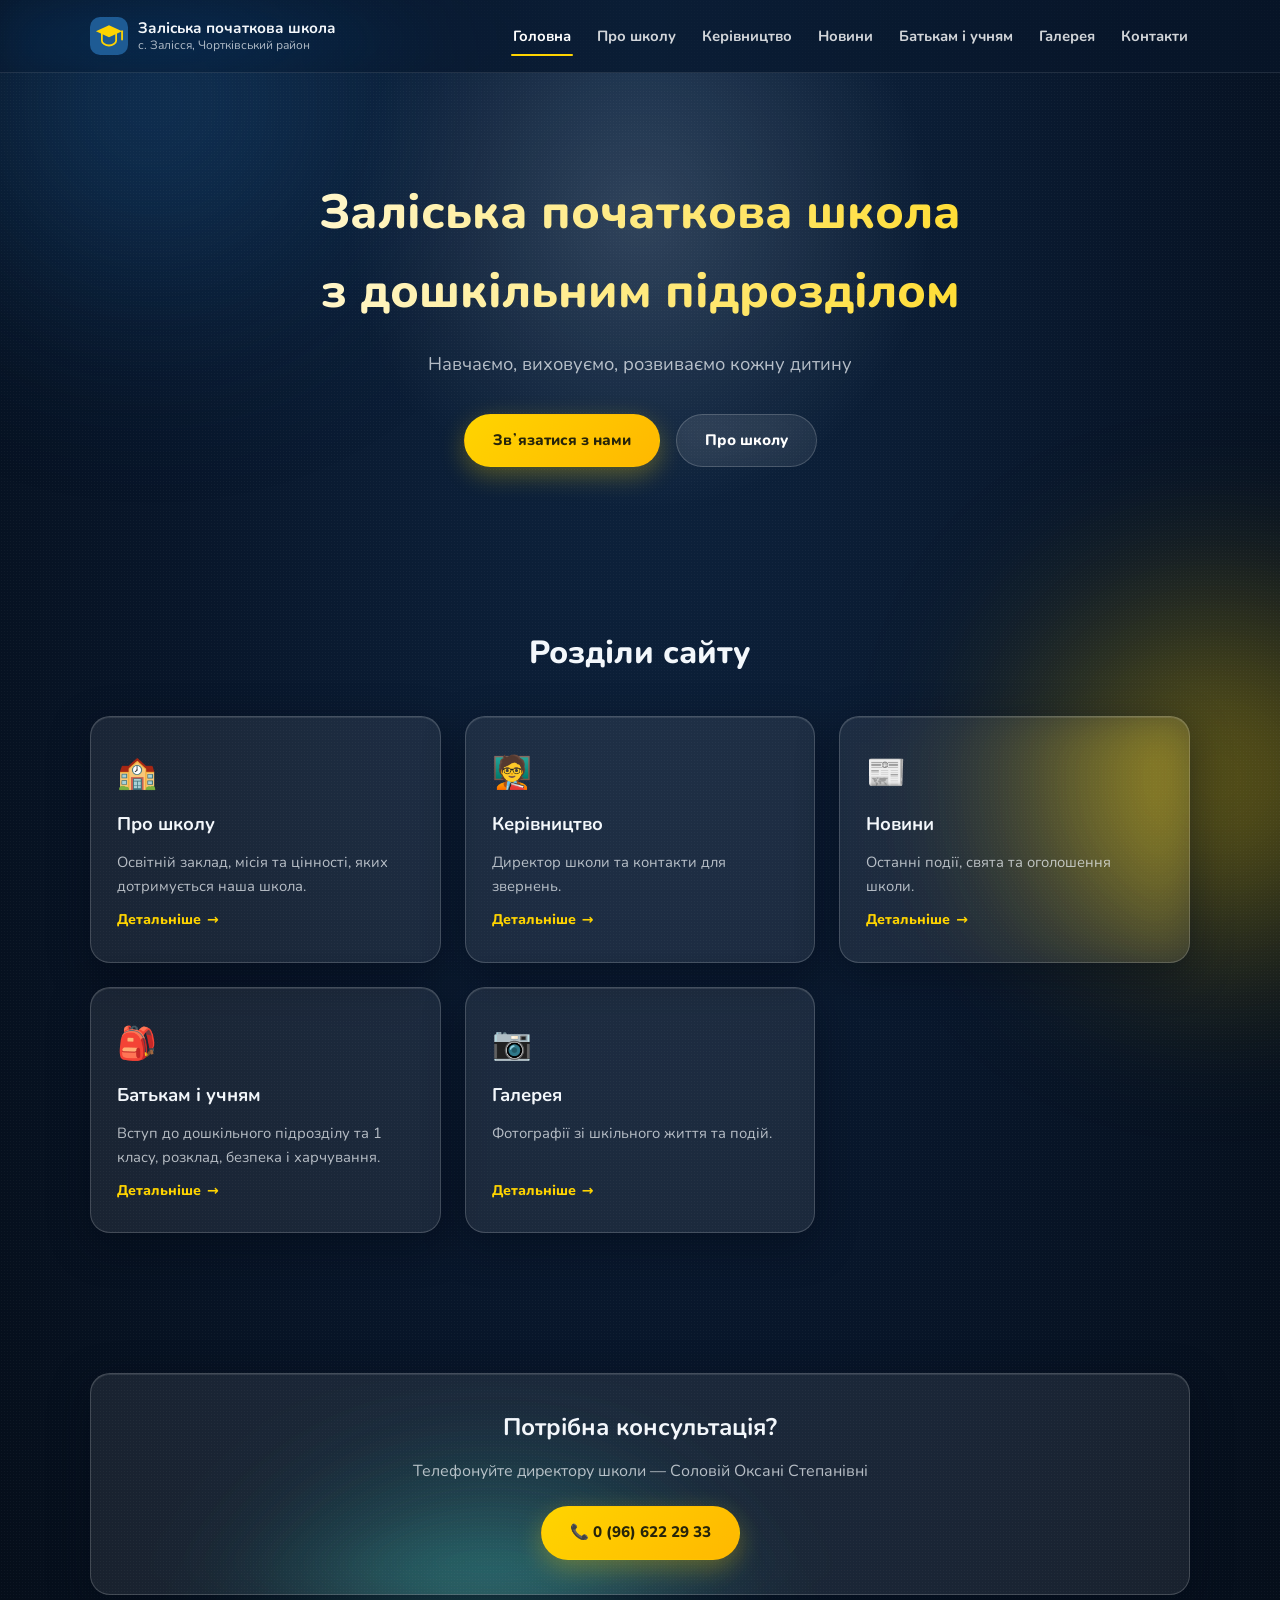
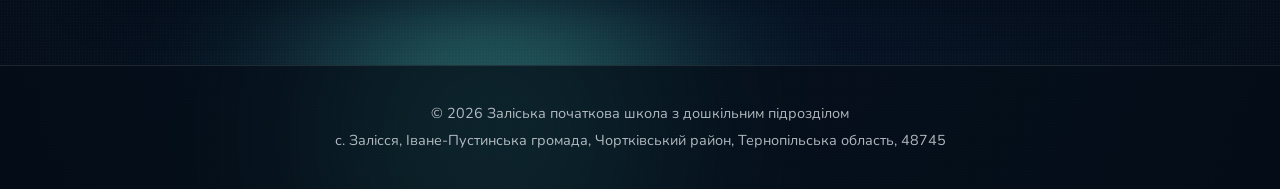
<file: index.html>
<!DOCTYPE html>
<html lang="uk">
<head>
<meta charset="UTF-8">
<meta name="viewport" content="width=device-width, initial-scale=1.0">
<title>Заліська початкова школа з дошкільним підрозділом</title>
<meta name="description" content="Офіційний сайт Заліської початкової школи з дошкільним підрозділом, с. Залісся, Іване-Пустинська громада, Чортківський район, Тернопільська область.">
<link rel="icon" type="image/svg+xml" href="assets/favicon.svg">
<link rel="preconnect" href="https://fonts.googleapis.com">
<link rel="preconnect" href="https://fonts.gstatic.com" crossorigin>
<link href="https://fonts.googleapis.com/css2?family=Nunito:wght@400;600;700;800&display=swap" rel="stylesheet">
<link rel="stylesheet" href="css/style.css">
</head>
<body>

<div class="bg-blobs" aria-hidden="true">
  <div class="blob blob-1"></div>
  <div class="blob blob-2"></div>
  <div class="blob blob-3"></div>
</div>
<div class="grain" aria-hidden="true"></div>

<header class="site-header" id="top">
  <div class="container header-inner">
    <a class="brand" href="index.html">
      <img src="assets/favicon.svg" alt="" class="brand-logo">
      <span class="brand-text">
        <strong>Заліська початкова школа</strong>
        <small>с. Залісся, Чортківський район</small>
      </span>
    </a>

    <button class="nav-toggle" id="navToggle" aria-label="Відкрити меню" aria-expanded="false" aria-controls="mainNav">
      <span></span><span></span><span></span>
    </button>

    <nav class="main-nav" id="mainNav">
      <a href="index.html">Головна</a>
      <a href="pro-shkolu.html">Про школу</a>
      <a href="kerivnytstvo.html">Керівництво</a>
      <a href="novyny.html">Новини</a>
      <a href="batky-uchni.html">Батькам і учням</a>
      <a href="galereya.html">Галерея</a>
      <a href="kontakty.html">Контакти</a>
    </nav>
  </div>
</header>

<main>

  <section class="hero">
    <div class="container hero-inner">
      <h1>Заліська початкова школа<br>з дошкільним підрозділом</h1>
      <p class="hero-subtitle">Навчаємо, виховуємо, розвиваємо кожну дитину</p>
      <div class="hero-actions">
        <a href="kontakty.html" class="btn btn-primary">Звʼязатися з нами</a>
        <a href="pro-shkolu.html" class="btn btn-outline">Про школу</a>
      </div>
    </div>
  </section>

  <section class="section">
    <div class="container">
      <h2 class="section-title reveal">Розділи сайту</h2>
      <div class="highlight-grid">

        <a class="highlight-card glass glass-hover reveal" style="--i:0" href="pro-shkolu.html">
          <span class="highlight-icon">🏫</span>
          <h3>Про школу</h3>
          <p>Освітній заклад, місія та цінності, яких дотримується наша школа.</p>
          <span class="highlight-link">Детальніше <span>→</span></span>
        </a>

        <a class="highlight-card glass glass-hover reveal" style="--i:1" href="kerivnytstvo.html">
          <span class="highlight-icon">🧑‍🏫</span>
          <h3>Керівництво</h3>
          <p>Директор школи та контакти для звернень.</p>
          <span class="highlight-link">Детальніше <span>→</span></span>
        </a>

        <a class="highlight-card glass glass-hover reveal" style="--i:2" href="novyny.html">
          <span class="highlight-icon">📰</span>
          <h3>Новини</h3>
          <p>Останні події, свята та оголошення школи.</p>
          <span class="highlight-link">Детальніше <span>→</span></span>
        </a>

        <a class="highlight-card glass glass-hover reveal" style="--i:3" href="batky-uchni.html">
          <span class="highlight-icon">🎒</span>
          <h3>Батькам і учням</h3>
          <p>Вступ до дошкільного підрозділу та 1 класу, розклад, безпека і харчування.</p>
          <span class="highlight-link">Детальніше <span>→</span></span>
        </a>

        <a class="highlight-card glass glass-hover reveal" style="--i:4" href="galereya.html">
          <span class="highlight-icon">📷</span>
          <h3>Галерея</h3>
          <p>Фотографії зі шкільного життя та подій.</p>
          <span class="highlight-link">Детальніше <span>→</span></span>
        </a>

      </div>
    </div>
  </section>

  <section class="section">
    <div class="container">
      <div class="glass reveal" style="padding: 34px; text-align:center;">
        <h2 style="margin:0 0 10px;">Потрібна консультація?</h2>
        <p style="color:var(--color-text-muted); margin:0 0 22px;">
          Телефонуйте директору школи — Соловій Оксані Степанівні
        </p>
        <a class="btn btn-primary" href="tel:+380966222933">📞 0 (96) 622 29 33</a>
      </div>
    </div>
  </section>

</main>

<footer class="site-footer">
  <div class="container footer-inner">
    <p>© <span id="year"></span> Заліська початкова школа з дошкільним підрозділом</p>
    <p>с. Залісся, Іване-Пустинська громада, Чортківський район, Тернопільська область, 48745</p>
  </div>
</footer>

<a href="#top" id="toTop" class="glass to-top" aria-label="Прокрутити нагору">↑</a>

<script src="js/main.js"></script>
</body>
</html>
</file>
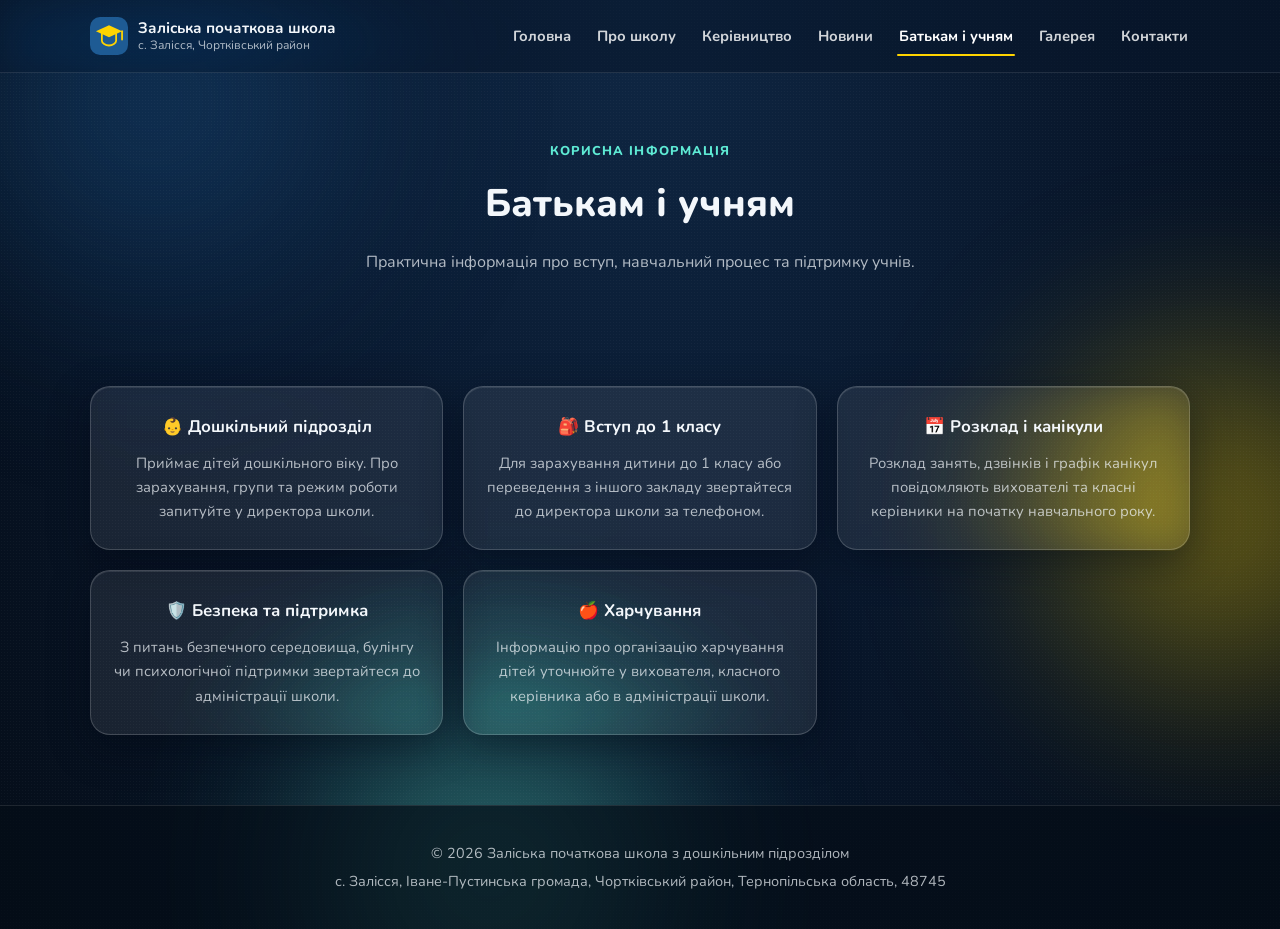
<file: batky-uchni.html>
<!DOCTYPE html>
<html lang="uk">
<head>
<meta charset="UTF-8">
<meta name="viewport" content="width=device-width, initial-scale=1.0">
<title>Батькам і учням — Заліська початкова школа з дошкільним підрозділом</title>
<meta name="description" content="Практична інформація для батьків та учнів Заліської початкової школи з дошкільним підрозділом.">
<link rel="icon" type="image/svg+xml" href="assets/favicon.svg">
<link rel="preconnect" href="https://fonts.googleapis.com">
<link rel="preconnect" href="https://fonts.gstatic.com" crossorigin>
<link href="https://fonts.googleapis.com/css2?family=Nunito:wght@400;600;700;800&display=swap" rel="stylesheet">
<link rel="stylesheet" href="css/style.css">
</head>
<body>

<div class="bg-blobs" aria-hidden="true">
  <div class="blob blob-1"></div>
  <div class="blob blob-2"></div>
  <div class="blob blob-3"></div>
</div>
<div class="grain" aria-hidden="true"></div>

<header class="site-header" id="top">
  <div class="container header-inner">
    <a class="brand" href="index.html">
      <img src="assets/favicon.svg" alt="" class="brand-logo">
      <span class="brand-text">
        <strong>Заліська початкова школа</strong>
        <small>с. Залісся, Чортківський район</small>
      </span>
    </a>

    <button class="nav-toggle" id="navToggle" aria-label="Відкрити меню" aria-expanded="false" aria-controls="mainNav">
      <span></span><span></span><span></span>
    </button>

    <nav class="main-nav" id="mainNav">
      <a href="index.html">Головна</a>
      <a href="pro-shkolu.html">Про школу</a>
      <a href="kerivnytstvo.html">Керівництво</a>
      <a href="novyny.html">Новини</a>
      <a href="batky-uchni.html">Батькам і учням</a>
      <a href="galereya.html">Галерея</a>
      <a href="kontakty.html">Контакти</a>
    </nav>
  </div>
</header>

<main>

  <section class="sub-hero">
    <div class="container">
      <span class="eyebrow">Корисна інформація</span>
      <h1>Батькам і учням</h1>
      <p>Практична інформація про вступ, навчальний процес та підтримку учнів.</p>
    </div>
  </section>

  <section class="section">
    <div class="container">
      <div class="parents-grid">
        <div class="parents-card glass glass-hover reveal" style="--i:0">
          <h3>👶 Дошкільний підрозділ</h3>
          <p>Приймає дітей дошкільного віку. Про зарахування, групи та режим роботи запитуйте у директора школи.</p>
        </div>
        <div class="parents-card glass glass-hover reveal" style="--i:1">
          <h3>🎒 Вступ до 1 класу</h3>
          <p>Для зарахування дитини до 1 класу або переведення з іншого закладу звертайтеся до директора школи за телефоном.</p>
        </div>
        <div class="parents-card glass glass-hover reveal" style="--i:2">
          <h3>📅 Розклад і канікули</h3>
          <p>Розклад занять, дзвінків і графік канікул повідомляють вихователі та класні керівники на початку навчального року.</p>
        </div>
        <div class="parents-card glass glass-hover reveal" style="--i:3">
          <h3>🛡️ Безпека та підтримка</h3>
          <p>З питань безпечного середовища, булінгу чи психологічної підтримки звертайтеся до адміністрації школи.</p>
        </div>
        <div class="parents-card glass glass-hover reveal" style="--i:4">
          <h3>🍎 Харчування</h3>
          <p>Інформацію про організацію харчування дітей уточнюйте у вихователя, класного керівника або в адміністрації школи.</p>
        </div>
      </div>
    </div>
  </section>

</main>

<footer class="site-footer">
  <div class="container footer-inner">
    <p>© <span id="year"></span> Заліська початкова школа з дошкільним підрозділом</p>
    <p>с. Залісся, Іване-Пустинська громада, Чортківський район, Тернопільська область, 48745</p>
  </div>
</footer>

<a href="#top" id="toTop" class="glass to-top" aria-label="Прокрутити нагору">↑</a>

<script src="js/main.js"></script>
</body>
</html>
</file>
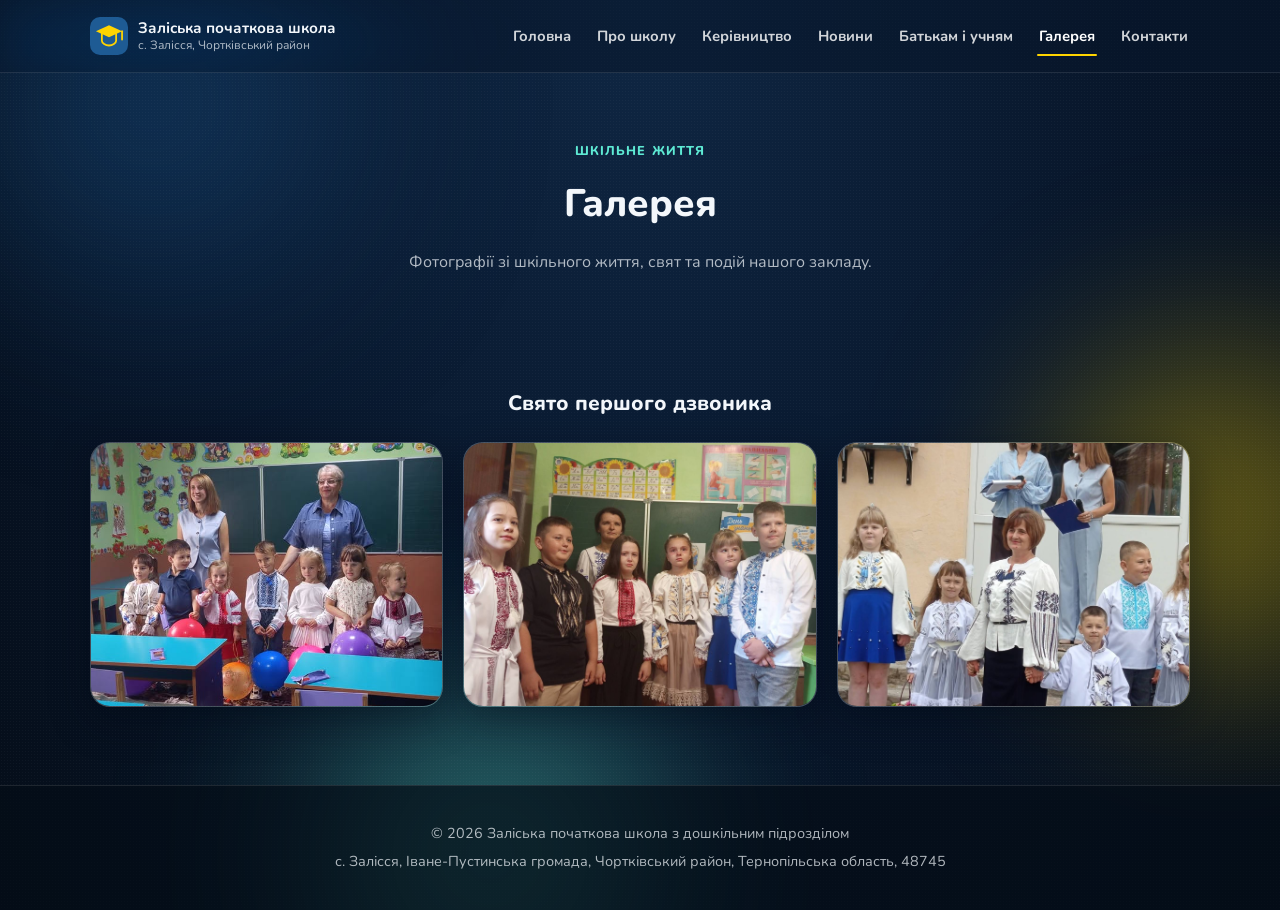
<file: galereya.html>
<!DOCTYPE html>
<html lang="uk">
<head>
<meta charset="UTF-8">
<meta name="viewport" content="width=device-width, initial-scale=1.0">
<title>Галерея — Заліська початкова школа з дошкільним підрозділом</title>
<meta name="description" content="Фотогалерея Заліської початкової школи з дошкільним підрозділом.">
<link rel="icon" type="image/svg+xml" href="assets/favicon.svg">
<link rel="preconnect" href="https://fonts.googleapis.com">
<link rel="preconnect" href="https://fonts.gstatic.com" crossorigin>
<link href="https://fonts.googleapis.com/css2?family=Nunito:wght@400;600;700;800&display=swap" rel="stylesheet">
<link rel="stylesheet" href="css/style.css">
</head>
<body>

<div class="bg-blobs" aria-hidden="true">
  <div class="blob blob-1"></div>
  <div class="blob blob-2"></div>
  <div class="blob blob-3"></div>
</div>
<div class="grain" aria-hidden="true"></div>

<header class="site-header" id="top">
  <div class="container header-inner">
    <a class="brand" href="index.html">
      <img src="assets/favicon.svg" alt="" class="brand-logo">
      <span class="brand-text">
        <strong>Заліська початкова школа</strong>
        <small>с. Залісся, Чортківський район</small>
      </span>
    </a>

    <button class="nav-toggle" id="navToggle" aria-label="Відкрити меню" aria-expanded="false" aria-controls="mainNav">
      <span></span><span></span><span></span>
    </button>

    <nav class="main-nav" id="mainNav">
      <a href="index.html">Головна</a>
      <a href="pro-shkolu.html">Про школу</a>
      <a href="kerivnytstvo.html">Керівництво</a>
      <a href="novyny.html">Новини</a>
      <a href="batky-uchni.html">Батькам і учням</a>
      <a href="galereya.html">Галерея</a>
      <a href="kontakty.html">Контакти</a>
    </nav>
  </div>
</header>

<main>

  <section class="sub-hero">
    <div class="container">
      <span class="eyebrow">Шкільне життя</span>
      <h1>Галерея</h1>
      <p>Фотографії зі шкільного життя, свят та подій нашого закладу.</p>
    </div>
  </section>

  <section class="section">
    <div class="container">
      <h2 class="gallery-group-title reveal">Свято першого дзвоника</h2>
      <div class="photo-grid">
        <figure class="gallery-photo glass glass-hover reveal" style="--i:0">
          <img src="assets/gallery/pershyi-dzvonyk-1.jpg" alt="Наймолодші вихованці з педагогами у святково прикрашеному класі" loading="lazy">
        </figure>
        <figure class="gallery-photo glass glass-hover reveal" style="--i:1">
          <img src="assets/gallery/pershyi-dzvonyk-2.jpg" alt="Учні у вишиванках біля класної дошки на святі першого дзвоника" loading="lazy">
        </figure>
        <figure class="gallery-photo glass glass-hover reveal" style="--i:2">
          <img src="assets/gallery/pershyi-dzvonyk-3.jpg" alt="Урочиста лінійка з нагоди Дня знань біля будівлі школи" loading="lazy">
        </figure>
      </div>
    </div>
  </section>

</main>

<footer class="site-footer">
  <div class="container footer-inner">
    <p>© <span id="year"></span> Заліська початкова школа з дошкільним підрозділом</p>
    <p>с. Залісся, Іване-Пустинська громада, Чортківський район, Тернопільська область, 48745</p>
  </div>
</footer>

<a href="#top" id="toTop" class="glass to-top" aria-label="Прокрутити нагору">↑</a>

<script src="js/main.js"></script>
</body>
</html>
</file>
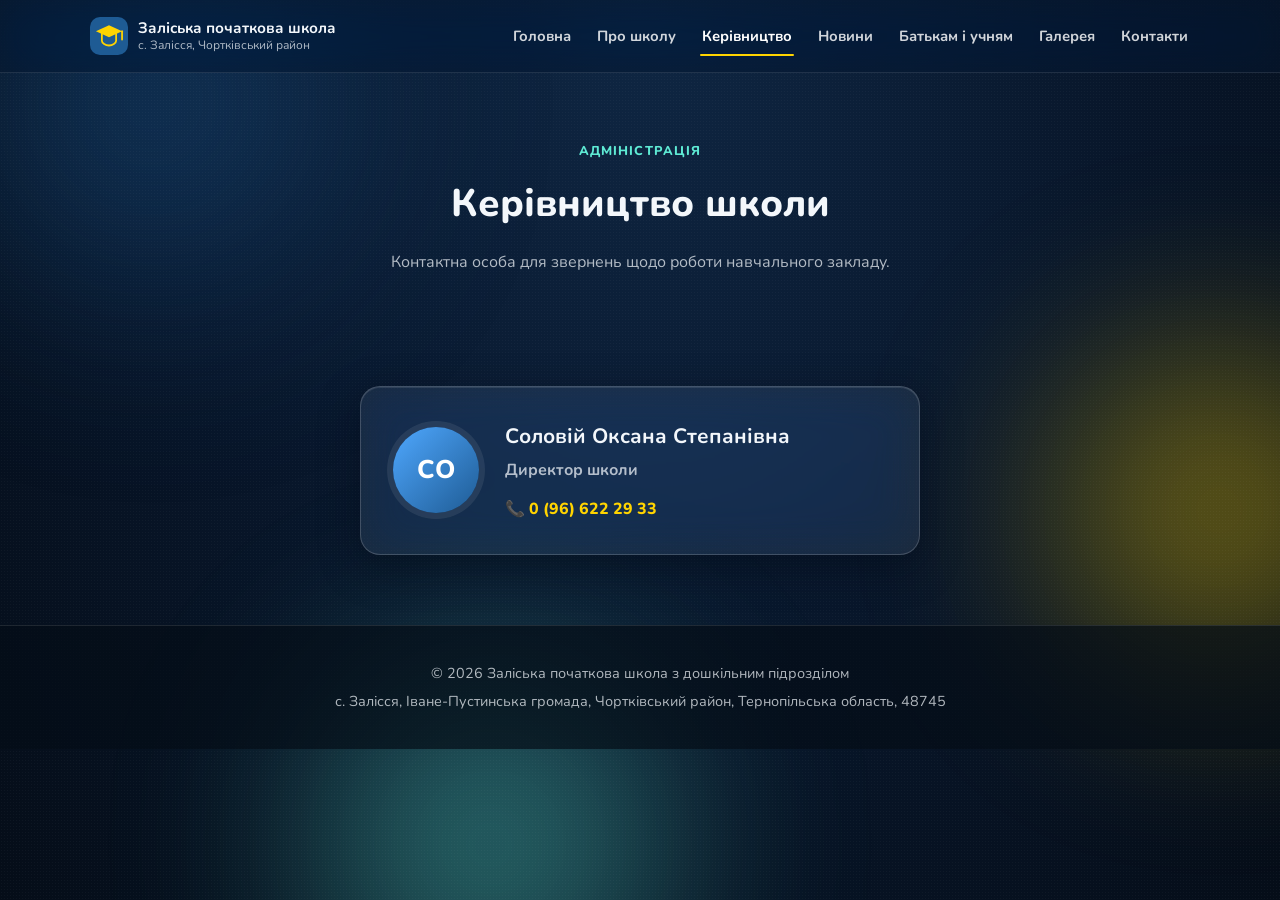
<file: kerivnytstvo.html>
<!DOCTYPE html>
<html lang="uk">
<head>
<meta charset="UTF-8">
<meta name="viewport" content="width=device-width, initial-scale=1.0">
<title>Керівництво — Заліська початкова школа з дошкільним підрозділом</title>
<meta name="description" content="Керівництво Заліської початкової школи з дошкільним підрозділом: директор школи та контакти.">
<link rel="icon" type="image/svg+xml" href="assets/favicon.svg">
<link rel="preconnect" href="https://fonts.googleapis.com">
<link rel="preconnect" href="https://fonts.gstatic.com" crossorigin>
<link href="https://fonts.googleapis.com/css2?family=Nunito:wght@400;600;700;800&display=swap" rel="stylesheet">
<link rel="stylesheet" href="css/style.css">
</head>
<body>

<div class="bg-blobs" aria-hidden="true">
  <div class="blob blob-1"></div>
  <div class="blob blob-2"></div>
  <div class="blob blob-3"></div>
</div>
<div class="grain" aria-hidden="true"></div>

<header class="site-header" id="top">
  <div class="container header-inner">
    <a class="brand" href="index.html">
      <img src="assets/favicon.svg" alt="" class="brand-logo">
      <span class="brand-text">
        <strong>Заліська початкова школа</strong>
        <small>с. Залісся, Чортківський район</small>
      </span>
    </a>

    <button class="nav-toggle" id="navToggle" aria-label="Відкрити меню" aria-expanded="false" aria-controls="mainNav">
      <span></span><span></span><span></span>
    </button>

    <nav class="main-nav" id="mainNav">
      <a href="index.html">Головна</a>
      <a href="pro-shkolu.html">Про школу</a>
      <a href="kerivnytstvo.html">Керівництво</a>
      <a href="novyny.html">Новини</a>
      <a href="batky-uchni.html">Батькам і учням</a>
      <a href="galereya.html">Галерея</a>
      <a href="kontakty.html">Контакти</a>
    </nav>
  </div>
</header>

<main>

  <section class="sub-hero">
    <div class="container">
      <span class="eyebrow">Адміністрація</span>
      <h1>Керівництво школи</h1>
      <p>Контактна особа для звернень щодо роботи навчального закладу.</p>
    </div>
  </section>

  <section class="section">
    <div class="container">
      <div class="director-card glass reveal">
        <div class="director-avatar" aria-hidden="true">СО</div>
        <div class="director-info">
          <h3>Соловій Оксана Степанівна</h3>
          <p class="director-role">Директор школи</p>
          <a class="director-phone" href="tel:+380966222933">
            📞 0 (96) 622 29 33
          </a>
        </div>
      </div>
    </div>
  </section>

</main>

<footer class="site-footer">
  <div class="container footer-inner">
    <p>© <span id="year"></span> Заліська початкова школа з дошкільним підрозділом</p>
    <p>с. Залісся, Іване-Пустинська громада, Чортківський район, Тернопільська область, 48745</p>
  </div>
</footer>

<a href="#top" id="toTop" class="glass to-top" aria-label="Прокрутити нагору">↑</a>

<script src="js/main.js"></script>
</body>
</html>
</file>
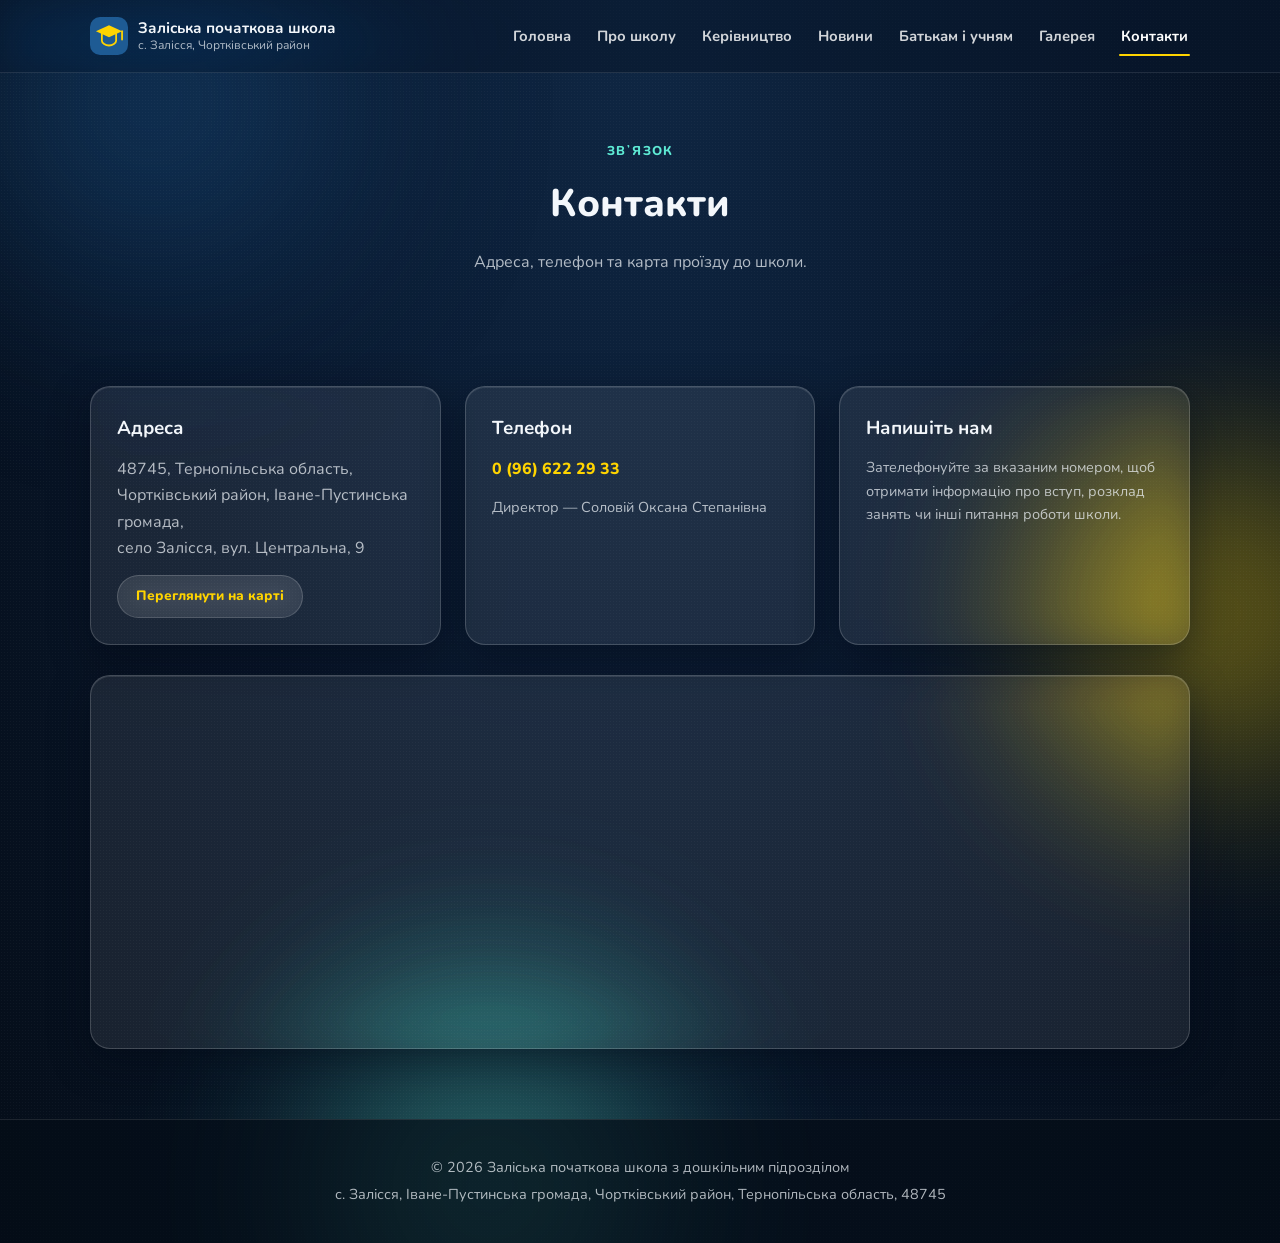
<file: kontakty.html>
<!DOCTYPE html>
<html lang="uk">
<head>
<meta charset="UTF-8">
<meta name="viewport" content="width=device-width, initial-scale=1.0">
<title>Контакти — Заліська початкова школа з дошкільним підрозділом</title>
<meta name="description" content="Контакти Заліської початкової школи з дошкільним підрозділом: адреса, телефон, директор.">
<link rel="icon" type="image/svg+xml" href="assets/favicon.svg">
<link rel="preconnect" href="https://fonts.googleapis.com">
<link rel="preconnect" href="https://fonts.gstatic.com" crossorigin>
<link href="https://fonts.googleapis.com/css2?family=Nunito:wght@400;600;700;800&display=swap" rel="stylesheet">
<link rel="stylesheet" href="css/style.css">
</head>
<body>

<div class="bg-blobs" aria-hidden="true">
  <div class="blob blob-1"></div>
  <div class="blob blob-2"></div>
  <div class="blob blob-3"></div>
</div>
<div class="grain" aria-hidden="true"></div>

<header class="site-header" id="top">
  <div class="container header-inner">
    <a class="brand" href="index.html">
      <img src="assets/favicon.svg" alt="" class="brand-logo">
      <span class="brand-text">
        <strong>Заліська початкова школа</strong>
        <small>с. Залісся, Чортківський район</small>
      </span>
    </a>

    <button class="nav-toggle" id="navToggle" aria-label="Відкрити меню" aria-expanded="false" aria-controls="mainNav">
      <span></span><span></span><span></span>
    </button>

    <nav class="main-nav" id="mainNav">
      <a href="index.html">Головна</a>
      <a href="pro-shkolu.html">Про школу</a>
      <a href="kerivnytstvo.html">Керівництво</a>
      <a href="novyny.html">Новини</a>
      <a href="batky-uchni.html">Батькам і учням</a>
      <a href="galereya.html">Галерея</a>
      <a href="kontakty.html">Контакти</a>
    </nav>
  </div>
</header>

<main>

  <section class="sub-hero">
    <div class="container">
      <span class="eyebrow">Звʼязок</span>
      <h1>Контакти</h1>
      <p>Адреса, телефон та карта проїзду до школи.</p>
    </div>
  </section>

  <section class="section">
    <div class="container">
      <div class="contacts-grid">

        <div class="contact-card glass glass-hover reveal" style="--i:0">
          <h3>Адреса</h3>
          <p>
            48745, Тернопільська область,<br>
            Чортківський район, Іване-Пустинська громада,<br>
            село Залісся, вул. Центральна, 9
          </p>
          <a
            class="btn btn-outline btn-small"
            href="https://www.google.com/maps/search/?api=1&query=48745%2C%20%D0%A2%D0%B5%D1%80%D0%BD%D0%BE%D0%BF%D1%96%D0%BB%D1%8C%D1%81%D1%8C%D0%BA%D0%B0%20%D0%BE%D0%B1%D0%BB%D0%B0%D1%81%D1%82%D1%8C%2C%20%D0%A7%D0%BE%D1%80%D1%82%D0%BA%D1%96%D0%B2%D1%81%D1%8C%D0%BA%D0%B8%D0%B9%20%D1%80%D0%B0%D0%B9%D0%BE%D0%BD%2C%20%D0%86%D0%B2%D0%B0%D0%BD%D0%B5-%D0%9F%D1%83%D1%81%D1%82%D0%B8%D0%BD%D1%81%D1%8C%D0%BA%D0%B0%20%D0%B3%D1%80%D0%BE%D0%BC%D0%B0%D0%B4%D0%B0%2C%20%D1%81%D0%B5%D0%BB%D0%BE%20%D0%97%D0%B0%D0%BB%D1%96%D1%81%D1%81%D1%8F%2C%20%D0%B2%D1%83%D0%BB.%20%D0%A6%D0%B5%D0%BD%D1%82%D1%80%D0%B0%D0%BB%D1%8C%D0%BD%D0%B0%2C%209"
            target="_blank" rel="noopener">
            Переглянути на карті
          </a>
        </div>

        <div class="contact-card glass glass-hover reveal" style="--i:1">
          <h3>Телефон</h3>
          <p><a href="tel:+380966222933">0 (96) 622 29 33</a></p>
          <p class="contact-note">Директор — Соловій Оксана Степанівна</p>
        </div>

        <div class="contact-card glass glass-hover reveal" style="--i:2">
          <h3>Напишіть нам</h3>
          <p class="contact-note">
            Зателефонуйте за вказаним номером, щоб отримати інформацію
            про вступ, розклад занять чи інші питання роботи школи.
          </p>
        </div>

      </div>

      <div class="map-frame glass reveal">
        <iframe
          src="https://www.google.com/maps?q=48745%2C%20%D0%A2%D0%B5%D1%80%D0%BD%D0%BE%D0%BF%D1%96%D0%BB%D1%8C%D1%81%D1%8C%D0%BA%D0%B0%20%D0%BE%D0%B1%D0%BB%D0%B0%D1%81%D1%82%D1%8C%2C%20%D0%A7%D0%BE%D1%80%D1%82%D0%BA%D1%96%D0%B2%D1%81%D1%8C%D0%BA%D0%B8%D0%B9%20%D1%80%D0%B0%D0%B9%D0%BE%D0%BD%2C%20%D0%86%D0%B2%D0%B0%D0%BD%D0%B5-%D0%9F%D1%83%D1%81%D1%82%D0%B8%D0%BD%D1%81%D1%8C%D0%BA%D0%B0%20%D0%B3%D1%80%D0%BE%D0%BC%D0%B0%D0%B4%D0%B0%2C%20%D1%81%D0%B5%D0%BB%D0%BE%20%D0%97%D0%B0%D0%BB%D1%96%D1%81%D1%81%D1%8F%2C%20%D0%B2%D1%83%D0%BB.%20%D0%A6%D0%B5%D0%BD%D1%82%D1%80%D0%B0%D0%BB%D1%8C%D0%BD%D0%B0%2C%209&output=embed"
          title="Карта: Заліська початкова школа з дошкільним підрозділом"
          loading="lazy"
          referrerpolicy="no-referrer-when-downgrade">
        </iframe>
      </div>
    </div>
  </section>

</main>

<footer class="site-footer">
  <div class="container footer-inner">
    <p>© <span id="year"></span> Заліська початкова школа з дошкільним підрозділом</p>
    <p>с. Залісся, Іване-Пустинська громада, Чортківський район, Тернопільська область, 48745</p>
  </div>
</footer>

<a href="#top" id="toTop" class="glass to-top" aria-label="Прокрутити нагору">↑</a>

<script src="js/main.js"></script>
</body>
</html>
</file>
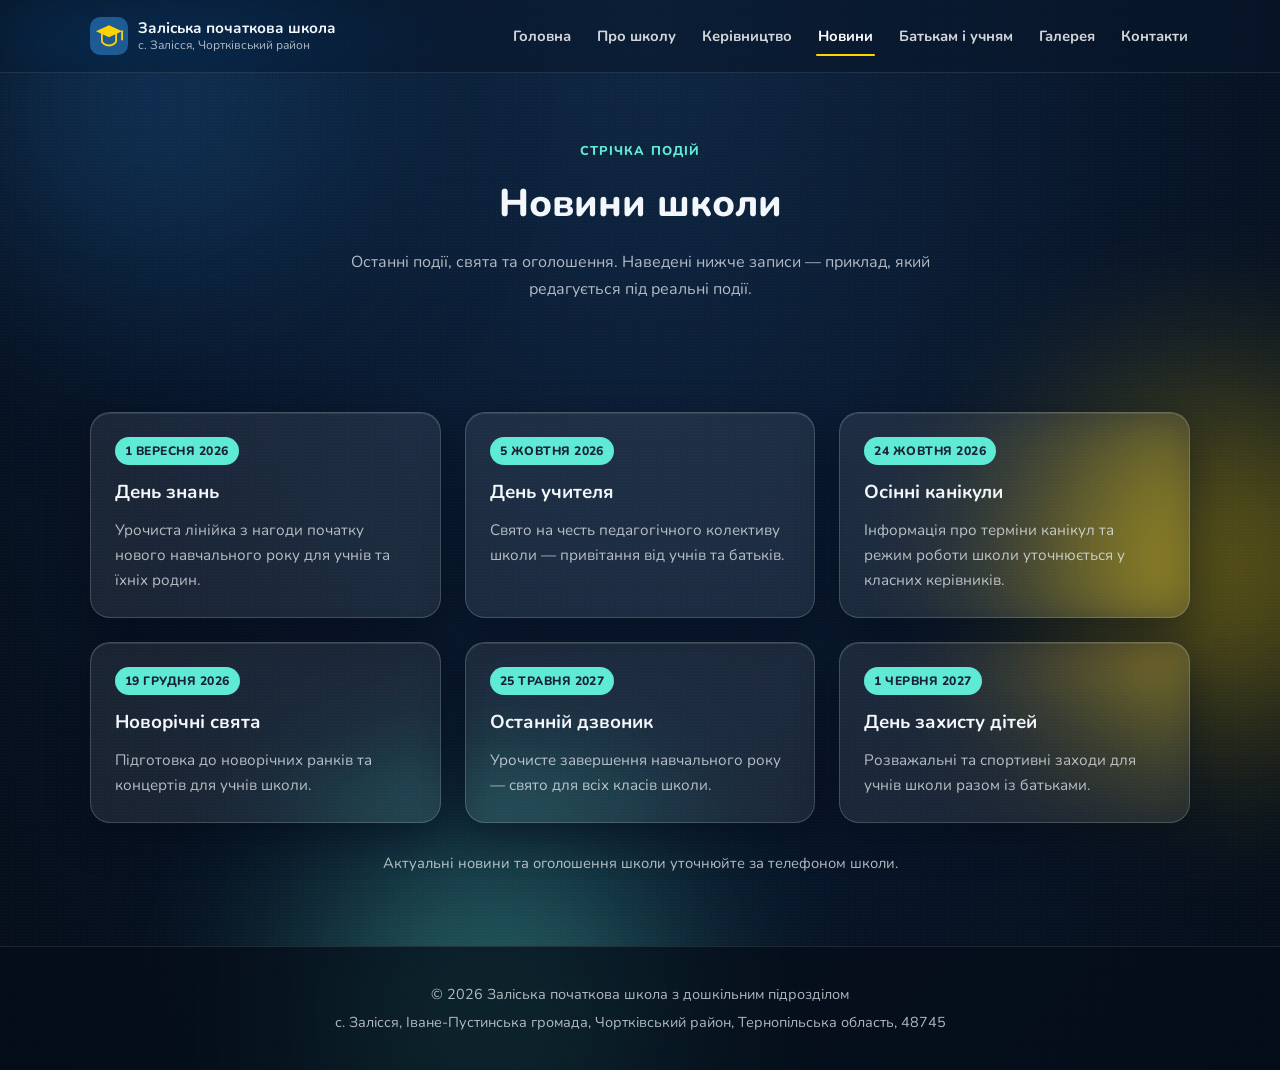
<file: novyny.html>
<!DOCTYPE html>
<html lang="uk">
<head>
<meta charset="UTF-8">
<meta name="viewport" content="width=device-width, initial-scale=1.0">
<title>Новини — Заліська початкова школа з дошкільним підрозділом</title>
<meta name="description" content="Новини та події Заліської початкової школи з дошкільним підрозділом.">
<link rel="icon" type="image/svg+xml" href="assets/favicon.svg">
<link rel="preconnect" href="https://fonts.googleapis.com">
<link rel="preconnect" href="https://fonts.gstatic.com" crossorigin>
<link href="https://fonts.googleapis.com/css2?family=Nunito:wght@400;600;700;800&display=swap" rel="stylesheet">
<link rel="stylesheet" href="css/style.css">
</head>
<body>

<div class="bg-blobs" aria-hidden="true">
  <div class="blob blob-1"></div>
  <div class="blob blob-2"></div>
  <div class="blob blob-3"></div>
</div>
<div class="grain" aria-hidden="true"></div>

<header class="site-header" id="top">
  <div class="container header-inner">
    <a class="brand" href="index.html">
      <img src="assets/favicon.svg" alt="" class="brand-logo">
      <span class="brand-text">
        <strong>Заліська початкова школа</strong>
        <small>с. Залісся, Чортківський район</small>
      </span>
    </a>

    <button class="nav-toggle" id="navToggle" aria-label="Відкрити меню" aria-expanded="false" aria-controls="mainNav">
      <span></span><span></span><span></span>
    </button>

    <nav class="main-nav" id="mainNav">
      <a href="index.html">Головна</a>
      <a href="pro-shkolu.html">Про школу</a>
      <a href="kerivnytstvo.html">Керівництво</a>
      <a href="novyny.html">Новини</a>
      <a href="batky-uchni.html">Батькам і учням</a>
      <a href="galereya.html">Галерея</a>
      <a href="kontakty.html">Контакти</a>
    </nav>
  </div>
</header>

<main>

  <section class="sub-hero">
    <div class="container">
      <span class="eyebrow">Стрічка подій</span>
      <h1>Новини школи</h1>
      <p>Останні події, свята та оголошення. Наведені нижче записи — приклад, який редагується під реальні події.</p>
    </div>
  </section>

  <section class="section">
    <div class="container">
      <!-- Приклади новин. Замінюйте датою, заголовком і текстом реальної події школи. -->
      <div class="news-grid">
        <article class="news-card glass glass-hover reveal" style="--i:0">
          <time class="news-date" datetime="2026-09-01">1 вересня 2026</time>
          <h3>День знань</h3>
          <p>Урочиста лінійка з нагоди початку нового навчального року для учнів та їхніх родин.</p>
        </article>
        <article class="news-card glass glass-hover reveal" style="--i:1">
          <time class="news-date" datetime="2026-10-05">5 жовтня 2026</time>
          <h3>День учителя</h3>
          <p>Свято на честь педагогічного колективу школи — привітання від учнів та батьків.</p>
        </article>
        <article class="news-card glass glass-hover reveal" style="--i:2">
          <time class="news-date" datetime="2026-10-24">24 жовтня 2026</time>
          <h3>Осінні канікули</h3>
          <p>Інформація про терміни канікул та режим роботи школи уточнюється у класних керівників.</p>
        </article>
        <article class="news-card glass glass-hover reveal" style="--i:3">
          <time class="news-date" datetime="2026-12-19">19 грудня 2026</time>
          <h3>Новорічні свята</h3>
          <p>Підготовка до новорічних ранків та концертів для учнів школи.</p>
        </article>
        <article class="news-card glass glass-hover reveal" style="--i:4">
          <time class="news-date" datetime="2026-05-25">25 травня 2027</time>
          <h3>Останній дзвоник</h3>
          <p>Урочисте завершення навчального року — свято для всіх класів школи.</p>
        </article>
        <article class="news-card glass glass-hover reveal" style="--i:5">
          <time class="news-date" datetime="2027-06-01">1 червня 2027</time>
          <h3>День захисту дітей</h3>
          <p>Розважальні та спортивні заходи для учнів школи разом із батьками.</p>
        </article>
      </div>
      <p class="section-note reveal">Актуальні новини та оголошення школи уточнюйте за телефоном школи.</p>
    </div>
  </section>

</main>

<footer class="site-footer">
  <div class="container footer-inner">
    <p>© <span id="year"></span> Заліська початкова школа з дошкільним підрозділом</p>
    <p>с. Залісся, Іване-Пустинська громада, Чортківський район, Тернопільська область, 48745</p>
  </div>
</footer>

<a href="#top" id="toTop" class="glass to-top" aria-label="Прокрутити нагору">↑</a>

<script src="js/main.js"></script>
</body>
</html>
</file>
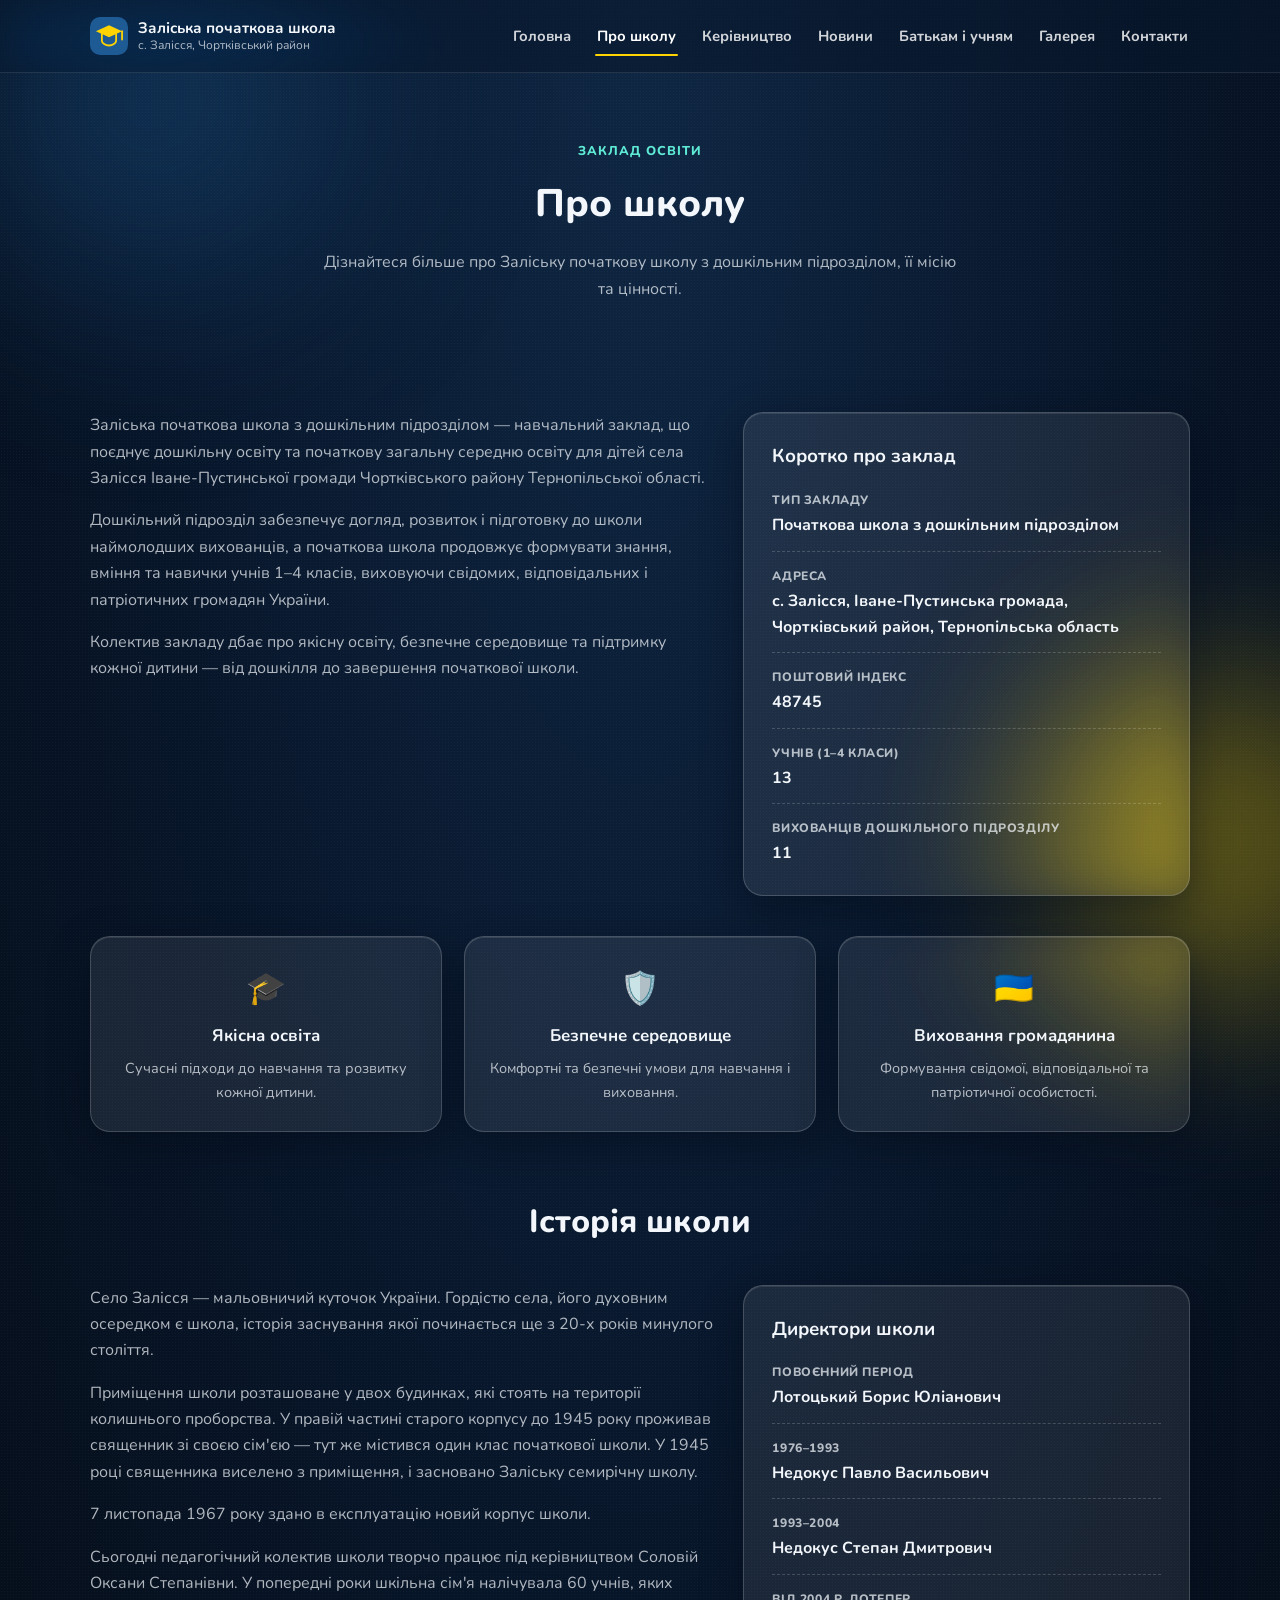
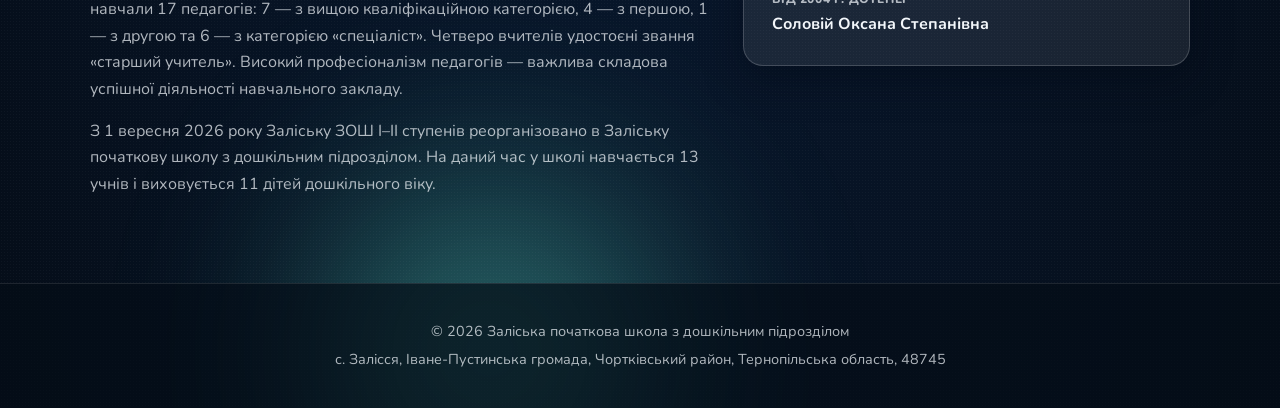
<file: pro-shkolu.html>
<!DOCTYPE html>
<html lang="uk">
<head>
<meta charset="UTF-8">
<meta name="viewport" content="width=device-width, initial-scale=1.0">
<title>Про школу — Заліська початкова школа з дошкільним підрозділом</title>
<meta name="description" content="Про Заліську початкову школу з дошкільним підрозділом: місія, цінності та коротка інформація про заклад.">
<link rel="icon" type="image/svg+xml" href="assets/favicon.svg">
<link rel="preconnect" href="https://fonts.googleapis.com">
<link rel="preconnect" href="https://fonts.gstatic.com" crossorigin>
<link href="https://fonts.googleapis.com/css2?family=Nunito:wght@400;600;700;800&display=swap" rel="stylesheet">
<link rel="stylesheet" href="css/style.css">
</head>
<body>

<div class="bg-blobs" aria-hidden="true">
  <div class="blob blob-1"></div>
  <div class="blob blob-2"></div>
  <div class="blob blob-3"></div>
</div>
<div class="grain" aria-hidden="true"></div>

<header class="site-header" id="top">
  <div class="container header-inner">
    <a class="brand" href="index.html">
      <img src="assets/favicon.svg" alt="" class="brand-logo">
      <span class="brand-text">
        <strong>Заліська початкова школа</strong>
        <small>с. Залісся, Чортківський район</small>
      </span>
    </a>

    <button class="nav-toggle" id="navToggle" aria-label="Відкрити меню" aria-expanded="false" aria-controls="mainNav">
      <span></span><span></span><span></span>
    </button>

    <nav class="main-nav" id="mainNav">
      <a href="index.html">Головна</a>
      <a href="pro-shkolu.html">Про школу</a>
      <a href="kerivnytstvo.html">Керівництво</a>
      <a href="novyny.html">Новини</a>
      <a href="batky-uchni.html">Батькам і учням</a>
      <a href="galereya.html">Галерея</a>
      <a href="kontakty.html">Контакти</a>
    </nav>
  </div>
</header>

<main>

  <section class="sub-hero">
    <div class="container">
      <span class="eyebrow">Заклад освіти</span>
      <h1>Про школу</h1>
      <p>Дізнайтеся більше про Заліську початкову школу з дошкільним підрозділом, її місію та цінності.</p>
    </div>
  </section>

  <section class="section">
    <div class="container">
      <div class="about-grid">
        <div class="about-text reveal" style="--i:0">
          <p>
            Заліська початкова школа з дошкільним підрозділом — навчальний заклад, що поєднує
            дошкільну освіту та початкову загальну середню освіту для дітей села Залісся
            Іване-Пустинської громади Чортківського району Тернопільської області.
          </p>
          <p>
            Дошкільний підрозділ забезпечує догляд, розвиток і підготовку до школи
            наймолодших вихованців, а початкова школа продовжує формувати
            знання, вміння та навички учнів 1–4 класів, виховуючи свідомих,
            відповідальних і патріотичних громадян України.
          </p>
          <p>
            Колектив закладу дбає про якісну освіту, безпечне середовище
            та підтримку кожної дитини — від дошкілля до завершення початкової школи.
          </p>
        </div>
        <div class="about-card glass reveal" style="--i:1">
          <h3>Коротко про заклад</h3>
          <ul class="info-list">
            <li><span>Тип закладу</span>Початкова школа з дошкільним підрозділом</li>
            <li><span>Адреса</span>с. Залісся, Іване-Пустинська громада, Чортківський район, Тернопільська область</li>
            <li><span>Поштовий індекс</span>48745</li>
            <li><span>Учнів (1–4 класи)</span>13</li>
            <li><span>Вихованців дошкільного підрозділу</span>11</li>
          </ul>
        </div>
      </div>

      <div class="values-grid">
        <div class="value-card glass glass-hover reveal" style="--i:0">
          <div class="highlight-icon">🎓</div>
          <h3>Якісна освіта</h3>
          <p>Сучасні підходи до навчання та розвитку кожної дитини.</p>
        </div>
        <div class="value-card glass glass-hover reveal" style="--i:1">
          <div class="highlight-icon">🛡️</div>
          <h3>Безпечне середовище</h3>
          <p>Комфортні та безпечні умови для навчання і виховання.</p>
        </div>
        <div class="value-card glass glass-hover reveal" style="--i:2">
          <div class="highlight-icon">🇺🇦</div>
          <h3>Виховання громадянина</h3>
          <p>Формування свідомої, відповідальної та патріотичної особистості.</p>
        </div>
      </div>

      <h2 class="section-title reveal" style="margin-top:64px;">Історія школи</h2>
      <div class="about-grid">
        <div class="about-text reveal" style="--i:0">
          <p>
            Село Залісся — мальовничий куточок України. Гордістю села, його духовним
            осередком є школа, історія заснування якої починається ще з 20-х років
            минулого століття.
          </p>
          <p>
            Приміщення школи розташоване у двох будинках, які стоять на території
            колишнього проборства. У правій частині старого корпусу до 1945 року
            проживав священник зі своєю сім'єю — тут же містився один клас
            початкової школи. У 1945 році священника виселено з приміщення,
            і засновано Заліську семирічну школу.
          </p>
          <p>
            7 листопада 1967 року здано в експлуатацію новий корпус школи.
          </p>
          <p>
            Сьогодні педагогічний колектив школи творчо працює під керівництвом
            Соловій Оксани Степанівни. У попередні роки шкільна сім'я налічувала
            60 учнів, яких навчали 17 педагогів: 7 — з вищою кваліфікаційною
            категорією, 4 — з першою, 1 — з другою та 6 — з категорією
            «спеціаліст». Четверо вчителів удостоєні звання «старший учитель».
            Високий професіоналізм педагогів — важлива складова успішної
            діяльності навчального закладу.
          </p>
          <p>
            З 1 вересня 2026 року Заліську ЗОШ І–ІІ ступенів реорганізовано
            в Заліську початкову школу з дошкільним підрозділом. На даний час
            у школі навчається 13 учнів і виховується 11 дітей дошкільного віку.
          </p>
        </div>

        <div class="about-card glass reveal" style="--i:1">
          <h3>Директори школи</h3>
          <ul class="info-list">
            <li><span>Повоєнний період</span>Лотоцький Борис Юліанович</li>
            <li><span>1976–1993</span>Недокус Павло Васильович</li>
            <li><span>1993–2004</span>Недокус Степан Дмитрович</li>
            <li><span>Від 2004 р. дотепер</span>Соловій Оксана Степанівна</li>
          </ul>
        </div>
      </div>
    </div>
  </section>

</main>

<footer class="site-footer">
  <div class="container footer-inner">
    <p>© <span id="year"></span> Заліська початкова школа з дошкільним підрозділом</p>
    <p>с. Залісся, Іване-Пустинська громада, Чортківський район, Тернопільська область, 48745</p>
  </div>
</footer>

<a href="#top" id="toTop" class="glass to-top" aria-label="Прокрутити нагору">↑</a>

<script src="js/main.js"></script>
</body>
</html>
</file>
<file: css/style.css>
:root {
  --color-primary: #4fa8ff;
  --color-primary-dark: #1e5b94;
  --color-accent: #ffd400;
  --color-teal: #5eead4;
  --color-text: #f3f7fb;
  --color-text-muted: rgba(243, 247, 251, 0.72);
  --bg-deep: #08162a;
  --glass-bg: rgba(255, 255, 255, 0.08);
  --glass-bg-strong: rgba(255, 255, 255, 0.14);
  --glass-border: rgba(255, 255, 255, 0.18);
  --radius: 20px;
  --radius-sm: 12px;
  --shadow: 0 12px 40px rgba(2, 8, 20, 0.45), inset 0 1px 0 rgba(255, 255, 255, 0.1);
  --shadow-hover: 0 20px 55px rgba(2, 8, 20, 0.55), inset 0 1px 0 rgba(255, 255, 255, 0.16);
  --max-width: 1140px;
  --font: "Nunito", system-ui, -apple-system, "Segoe UI", Roboto, sans-serif;
}

* { box-sizing: border-box; }

html {
  scroll-behavior: smooth;
}

@media (prefers-reduced-motion: reduce) {
  html { scroll-behavior: auto; }
  *, *::before, *::after {
    animation-duration: 0.001ms !important;
    animation-iteration-count: 1 !important;
    transition-duration: 0.001ms !important;
    scroll-behavior: auto !important;
  }
}

body {
  margin: 0;
  font-family: var(--font);
  color: var(--color-text);
  background: radial-gradient(ellipse at top, #0f2744 0%, var(--bg-deep) 55%, #050d18 100%);
  min-height: 100vh;
  overflow-x: hidden;
  line-height: 1.65;
  animation: page-in 0.7s ease both;
}

@keyframes page-in {
  from { opacity: 0; transform: translateY(8px); }
  to { opacity: 1; transform: translateY(0); }
}

img { max-width: 100%; display: block; }

a { color: inherit; }

.container {
  max-width: var(--max-width);
  margin: 0 auto;
  padding: 0 20px;
}

/* ---------- Animated liquid background ---------- */
.bg-blobs {
  position: fixed;
  inset: 0;
  z-index: -2;
  overflow: hidden;
  pointer-events: none;
}

.blob {
  position: absolute;
  border-radius: 50%;
  filter: blur(90px);
  opacity: 0.55;
  will-change: transform;
  animation: drift 24s ease-in-out infinite alternate;
}

.blob-1 {
  width: 46vw;
  height: 46vw;
  max-width: 560px;
  max-height: 560px;
  top: -14vw;
  left: -10vw;
  background: radial-gradient(circle, var(--color-primary-dark), transparent 70%);
  animation-duration: 26s;
}

.blob-2 {
  width: 38vw;
  height: 38vw;
  max-width: 480px;
  max-height: 480px;
  top: 30%;
  right: -14vw;
  background: radial-gradient(circle, var(--color-accent), transparent 70%);
  animation-duration: 30s;
  animation-delay: -6s;
}

.blob-3 {
  width: 42vw;
  height: 42vw;
  max-width: 520px;
  max-height: 520px;
  bottom: -16vw;
  left: 18%;
  background: radial-gradient(circle, var(--color-teal), transparent 70%);
  animation-duration: 34s;
  animation-delay: -12s;
}

@keyframes drift {
  from { transform: translate(0, 0) scale(1) rotate(0deg); }
  to { transform: translate(6%, -8%) scale(1.18) rotate(20deg); }
}

.grain {
  position: fixed;
  inset: 0;
  z-index: -1;
  pointer-events: none;
  background-image: radial-gradient(rgba(255, 255, 255, 0.035) 1px, transparent 1px);
  background-size: 3px 3px;
}

/* ---------- Glass base ---------- */
.glass {
  background: var(--glass-bg);
  border: 1px solid var(--glass-border);
  backdrop-filter: blur(22px) saturate(160%);
  -webkit-backdrop-filter: blur(22px) saturate(160%);
  border-radius: var(--radius);
  box-shadow: var(--shadow);
}

.glass-hover {
  transition: transform 0.35s ease, box-shadow 0.35s ease, background 0.35s ease, border-color 0.35s ease;
}

.glass-hover:hover {
  transform: translateY(-6px);
  background: var(--glass-bg-strong);
  border-color: rgba(255, 255, 255, 0.3);
  box-shadow: var(--shadow-hover);
}

/* ---------- Scroll reveal ---------- */
.reveal {
  opacity: 0;
  transform: translateY(30px);
  transition: opacity 0.7s ease, transform 0.7s ease;
  transition-delay: calc(var(--i, 0) * 90ms);
}

.reveal.in-view {
  opacity: 1;
  transform: translateY(0);
}

/* ---------- Header ---------- */
.site-header {
  position: sticky;
  top: 0;
  z-index: 100;
  background: rgba(8, 22, 42, 0.55);
  backdrop-filter: blur(18px) saturate(160%);
  -webkit-backdrop-filter: blur(18px) saturate(160%);
  border-bottom: 1px solid rgba(255, 255, 255, 0.1);
}

.header-inner {
  display: flex;
  align-items: center;
  justify-content: space-between;
  height: 72px;
}

.brand {
  display: flex;
  align-items: center;
  gap: 10px;
  text-decoration: none;
  color: var(--color-text);
}

.brand-logo {
  width: 38px;
  height: 38px;
  border-radius: 10px;
  transition: transform 0.4s ease;
}

.brand:hover .brand-logo {
  transform: rotate(-8deg) scale(1.08);
}

.brand-text {
  display: flex;
  flex-direction: column;
  line-height: 1.25;
}

.brand-text strong {
  font-size: 0.95rem;
}

.brand-text small {
  font-size: 0.75rem;
  color: var(--color-text-muted);
}

.main-nav {
  display: flex;
  gap: 22px;
}

.main-nav a {
  position: relative;
  color: rgba(255, 255, 255, 0.82);
  text-decoration: none;
  font-weight: 700;
  font-size: 0.92rem;
  padding: 6px 2px;
  transition: color 0.2s ease;
}

.main-nav a::after {
  content: "";
  position: absolute;
  left: 0;
  right: 0;
  bottom: -2px;
  height: 2px;
  border-radius: 2px;
  background: var(--color-accent);
  transform: scaleX(0);
  transform-origin: left;
  transition: transform 0.25s ease;
}

.main-nav a:hover {
  color: #fff;
}

.main-nav a:hover::after,
.main-nav a.active::after {
  transform: scaleX(1);
}

.main-nav a.active {
  color: #fff;
}

.nav-toggle {
  display: none;
  flex-direction: column;
  justify-content: center;
  gap: 5px;
  width: 40px;
  height: 40px;
  background: none;
  border: none;
  cursor: pointer;
  padding: 0;
}

.nav-toggle span {
  display: block;
  width: 100%;
  height: 2px;
  background: #fff;
  border-radius: 2px;
  transition: transform 0.25s ease, opacity 0.25s ease;
}

.nav-toggle.open span:nth-child(1) { transform: translateY(7px) rotate(45deg); }
.nav-toggle.open span:nth-child(2) { opacity: 0; }
.nav-toggle.open span:nth-child(3) { transform: translateY(-7px) rotate(-45deg); }

/* ---------- Hero ---------- */
.hero {
  position: relative;
  padding: 100px 0 90px;
  text-align: center;
  overflow: hidden;
}

.hero::before {
  content: "";
  position: absolute;
  inset: 0;
  background: radial-gradient(500px circle at var(--mx, 50%) var(--my, 30%), rgba(255, 255, 255, 0.14), transparent 60%);
  pointer-events: none;
  transition: background 0.15s ease;
}

.hero-inner {
  position: relative;
}

.hero h1 {
  margin: 0 0 18px;
  font-size: clamp(1.9rem, 4.4vw, 3rem);
  font-weight: 800;
  background: linear-gradient(90deg, #fff, var(--color-accent), var(--color-teal), #fff);
  background-size: 300% 100%;
  -webkit-background-clip: text;
  background-clip: text;
  color: transparent;
  animation: shimmer 9s ease-in-out infinite;
}

@keyframes shimmer {
  0%, 100% { background-position: 0% 50%; }
  50% { background-position: 100% 50%; }
}

.hero-subtitle {
  font-size: 1.15rem;
  color: var(--color-text-muted);
  margin: 0 0 34px;
}

.sub-hero {
  padding: 64px 0 40px;
  text-align: center;
}

.sub-hero .eyebrow {
  display: inline-block;
  font-size: 0.8rem;
  font-weight: 800;
  letter-spacing: 0.08em;
  text-transform: uppercase;
  color: var(--color-teal);
  margin-bottom: 10px;
}

.sub-hero h1 {
  margin: 0 0 14px;
  font-size: clamp(1.7rem, 4vw, 2.4rem);
  font-weight: 800;
}

.sub-hero p {
  max-width: 640px;
  margin: 0 auto;
  color: var(--color-text-muted);
}

.hero-actions {
  display: flex;
  gap: 16px;
  justify-content: center;
  flex-wrap: wrap;
}

/* ---------- Buttons ---------- */
.btn {
  display: inline-block;
  padding: 13px 28px;
  border-radius: 999px;
  font-weight: 800;
  text-decoration: none;
  font-size: 0.95rem;
  transition: transform 0.2s ease, box-shadow 0.2s ease, background 0.2s ease;
  border: 1px solid transparent;
}

.btn-primary {
  background: linear-gradient(135deg, var(--color-accent), #ffb800);
  color: #26240a;
  box-shadow: 0 8px 24px rgba(255, 212, 0, 0.3);
}

.btn-primary:hover {
  transform: translateY(-3px);
  box-shadow: 0 14px 34px rgba(255, 212, 0, 0.45);
}

.btn-outline {
  background: var(--glass-bg);
  border-color: var(--glass-border);
  color: #fff;
  backdrop-filter: blur(14px);
  -webkit-backdrop-filter: blur(14px);
}

.btn-outline:hover {
  transform: translateY(-3px);
  background: var(--glass-bg-strong);
}

.btn-small {
  padding: 9px 18px;
  font-size: 0.85rem;
}

/* ---------- Sections ---------- */
.section {
  padding: 70px 0;
  position: relative;
}

.section-title {
  font-size: clamp(1.5rem, 3vw, 2rem);
  font-weight: 800;
  margin: 0 0 36px;
  text-align: center;
}

.section-note {
  margin: 28px 0 0;
  text-align: center;
  color: var(--color-text-muted);
  font-size: 0.92rem;
}

/* ---------- Home: highlight cards ---------- */
.highlight-grid {
  display: grid;
  grid-template-columns: repeat(3, 1fr);
  gap: 24px;
}

.highlight-card {
  padding: 30px 26px;
  text-decoration: none;
  color: var(--color-text);
  display: flex;
  flex-direction: column;
  gap: 10px;
}

.highlight-icon {
  font-size: 2rem;
  animation: float-icon 4s ease-in-out infinite;
}

@keyframes float-icon {
  0%, 100% { transform: translateY(0); }
  50% { transform: translateY(-8px); }
}

.highlight-card h3 {
  margin: 0;
  font-size: 1.15rem;
}

.highlight-card p {
  margin: 0;
  color: var(--color-text-muted);
  font-size: 0.92rem;
  flex-grow: 1;
}

.highlight-link {
  font-weight: 800;
  font-size: 0.88rem;
  color: var(--color-accent);
  display: inline-flex;
  align-items: center;
  gap: 6px;
}

.highlight-card:hover .highlight-link span {
  transform: translateX(4px);
}

.highlight-link span {
  transition: transform 0.25s ease;
  display: inline-block;
}

/* ---------- About ---------- */
.about-grid {
  display: grid;
  grid-template-columns: 1.4fr 1fr;
  gap: 28px;
  align-items: start;
}

.about-text p {
  color: var(--color-text-muted);
  margin: 0 0 16px;
}

.about-card {
  padding: 28px;
}

.about-card h3 {
  margin: 0 0 18px;
}

.info-list {
  list-style: none;
  margin: 0;
  padding: 0;
  display: flex;
  flex-direction: column;
  gap: 14px;
}

.info-list li {
  display: flex;
  flex-direction: column;
  gap: 2px;
  font-weight: 700;
  border-bottom: 1px dashed var(--glass-border);
  padding-bottom: 12px;
}

.info-list li:last-child {
  border-bottom: none;
  padding-bottom: 0;
}

.info-list li span {
  font-weight: 800;
  font-size: 0.76rem;
  text-transform: uppercase;
  letter-spacing: 0.05em;
  color: var(--color-text-muted);
}

.values-grid {
  display: grid;
  grid-template-columns: repeat(3, 1fr);
  gap: 22px;
  margin-top: 40px;
}

.value-card {
  padding: 26px 22px;
  text-align: center;
}

.value-card .highlight-icon {
  margin-bottom: 6px;
}

.value-card h3 {
  margin: 0 0 8px;
  font-size: 1.05rem;
}

.value-card p {
  margin: 0;
  color: var(--color-text-muted);
  font-size: 0.9rem;
}

/* ---------- Leadership ---------- */
.director-card {
  display: flex;
  align-items: center;
  gap: 26px;
  padding: 32px;
  max-width: 560px;
  margin: 0 auto;
}

.director-avatar {
  flex-shrink: 0;
  width: 86px;
  height: 86px;
  border-radius: 50%;
  background: linear-gradient(135deg, var(--color-primary), var(--color-primary-dark));
  color: #fff;
  display: flex;
  align-items: center;
  justify-content: center;
  font-weight: 800;
  font-size: 1.6rem;
  box-shadow: 0 0 0 6px rgba(255, 255, 255, 0.08);
}

.director-info h3 {
  margin: 0 0 4px;
  font-size: 1.3rem;
}

.director-role {
  margin: 0 0 12px;
  color: var(--color-text-muted);
  font-weight: 700;
}

.director-phone {
  display: inline-block;
  color: var(--color-accent);
  font-weight: 800;
  text-decoration: none;
}

.director-phone:hover {
  text-decoration: underline;
}

/* ---------- News ---------- */
.news-grid {
  display: grid;
  grid-template-columns: repeat(3, 1fr);
  gap: 24px;
}

.news-card {
  padding: 24px;
}

.news-date {
  display: inline-block;
  font-size: 0.76rem;
  font-weight: 800;
  text-transform: uppercase;
  letter-spacing: 0.04em;
  color: #1a2233;
  background: var(--color-teal);
  padding: 4px 10px;
  border-radius: 999px;
  margin-bottom: 12px;
}

.news-card h3 {
  margin: 0 0 10px;
}

.news-card p {
  margin: 0;
  color: var(--color-text-muted);
  font-size: 0.95rem;
}

/* ---------- Documents ---------- */
.docs-list {
  list-style: none;
  margin: 0;
  padding: 0;
  display: grid;
  grid-template-columns: repeat(2, 1fr);
  gap: 14px;
  max-width: 780px;
  margin-inline: auto;
}

.docs-list li {
  display: flex;
  align-items: center;
  gap: 12px;
  padding: 16px 18px;
  font-weight: 700;
  border-radius: var(--radius-sm);
}

.docs-icon {
  font-size: 1.2rem;
  transition: transform 0.3s ease;
}

.docs-list li:hover .docs-icon {
  transform: rotate(-8deg) scale(1.15);
}

/* ---------- Parents & students ---------- */
.parents-grid {
  display: grid;
  grid-template-columns: repeat(3, 1fr);
  gap: 20px;
}

.parents-card {
  padding: 26px 20px;
  text-align: center;
}

.parents-card h3 {
  margin: 0 0 10px;
  font-size: 1.05rem;
}

.parents-card p {
  margin: 0;
  color: var(--color-text-muted);
  font-size: 0.92rem;
}

/* ---------- Gallery ---------- */
.gallery-group-title {
  font-size: 1.3rem;
  font-weight: 800;
  margin: 0 0 22px;
  text-align: center;
}

.photo-grid {
  display: grid;
  grid-template-columns: repeat(3, 1fr);
  gap: 20px;
  margin-bottom: 8px;
}

.gallery-photo {
  margin: 0;
  aspect-ratio: 4 / 3;
  border-radius: var(--radius);
  overflow: hidden;
  padding: 0;
}

.gallery-photo img {
  width: 100%;
  height: 100%;
  object-fit: cover;
  display: block;
  transition: transform 0.5s ease;
}

.gallery-photo:hover img {
  transform: scale(1.07);
}

/* ---------- Contacts ---------- */
.contacts-grid {
  display: grid;
  grid-template-columns: repeat(3, 1fr);
  gap: 24px;
}

.contact-card {
  padding: 26px;
}

.contact-card h3 {
  margin: 0 0 12px;
}

.contact-card p {
  margin: 0 0 14px;
  color: var(--color-text-muted);
}

.contact-card a {
  color: var(--color-accent);
  font-weight: 800;
  text-decoration: none;
}

.contact-card a:hover {
  text-decoration: underline;
}

.contact-note {
  font-size: 0.9rem;
}

.map-frame {
  margin-top: 30px;
  overflow: hidden;
  border-radius: var(--radius);
  padding: 6px;
}

.map-frame iframe {
  width: 100%;
  height: 360px;
  border: 0;
  border-radius: 14px;
  display: block;
  filter: saturate(0.85) contrast(1.05);
}

/* ---------- Footer ---------- */
.site-footer {
  background: rgba(5, 13, 24, 0.7);
  border-top: 1px solid rgba(255, 255, 255, 0.1);
  color: var(--color-text-muted);
  padding: 32px 0;
  text-align: center;
  font-size: 0.9rem;
}

.footer-inner p {
  margin: 4px 0;
}

/* ---------- Back to top ---------- */
.to-top {
  position: fixed;
  right: 22px;
  bottom: 22px;
  width: 48px;
  height: 48px;
  border-radius: 50%;
  display: flex;
  align-items: center;
  justify-content: center;
  color: #fff;
  font-size: 1.2rem;
  text-decoration: none;
  z-index: 90;
  opacity: 0;
  transform: translateY(12px) scale(0.9);
  pointer-events: none;
  transition: opacity 0.3s ease, transform 0.3s ease, background 0.3s ease;
}

.to-top.visible {
  opacity: 1;
  transform: translateY(0) scale(1);
  pointer-events: auto;
}

.to-top:hover {
  background: var(--glass-bg-strong);
}

/* ---------- Responsive ---------- */
@media (max-width: 900px) {
  .about-grid,
  .contacts-grid,
  .news-grid,
  .highlight-grid,
  .values-grid {
    grid-template-columns: 1fr;
  }

  .parents-grid,
  .photo-grid,
  .docs-list {
    grid-template-columns: 1fr 1fr;
  }
}

@media (max-width: 720px) {
  .nav-toggle {
    display: flex;
  }

  .main-nav {
    position: absolute;
    top: 72px;
    left: 0;
    right: 0;
    background: rgba(8, 22, 42, 0.92);
    backdrop-filter: blur(18px);
    border-bottom: 1px solid rgba(255, 255, 255, 0.1);
    flex-direction: column;
    gap: 0;
    max-height: 0;
    overflow: hidden;
    overflow-y: auto;
    transition: max-height 0.3s ease;
  }

  .main-nav.open {
    max-height: calc(100vh - 72px);
  }

  .main-nav a {
    padding: 16px 20px;
    border-top: 1px solid rgba(255, 255, 255, 0.08);
  }

  .main-nav a::after {
    display: none;
  }

  .director-card {
    flex-direction: column;
    text-align: center;
  }

  .parents-grid,
  .photo-grid,
  .docs-list {
    grid-template-columns: 1fr;
  }

  .to-top {
    right: 14px;
    bottom: 14px;
  }
}
</file>
